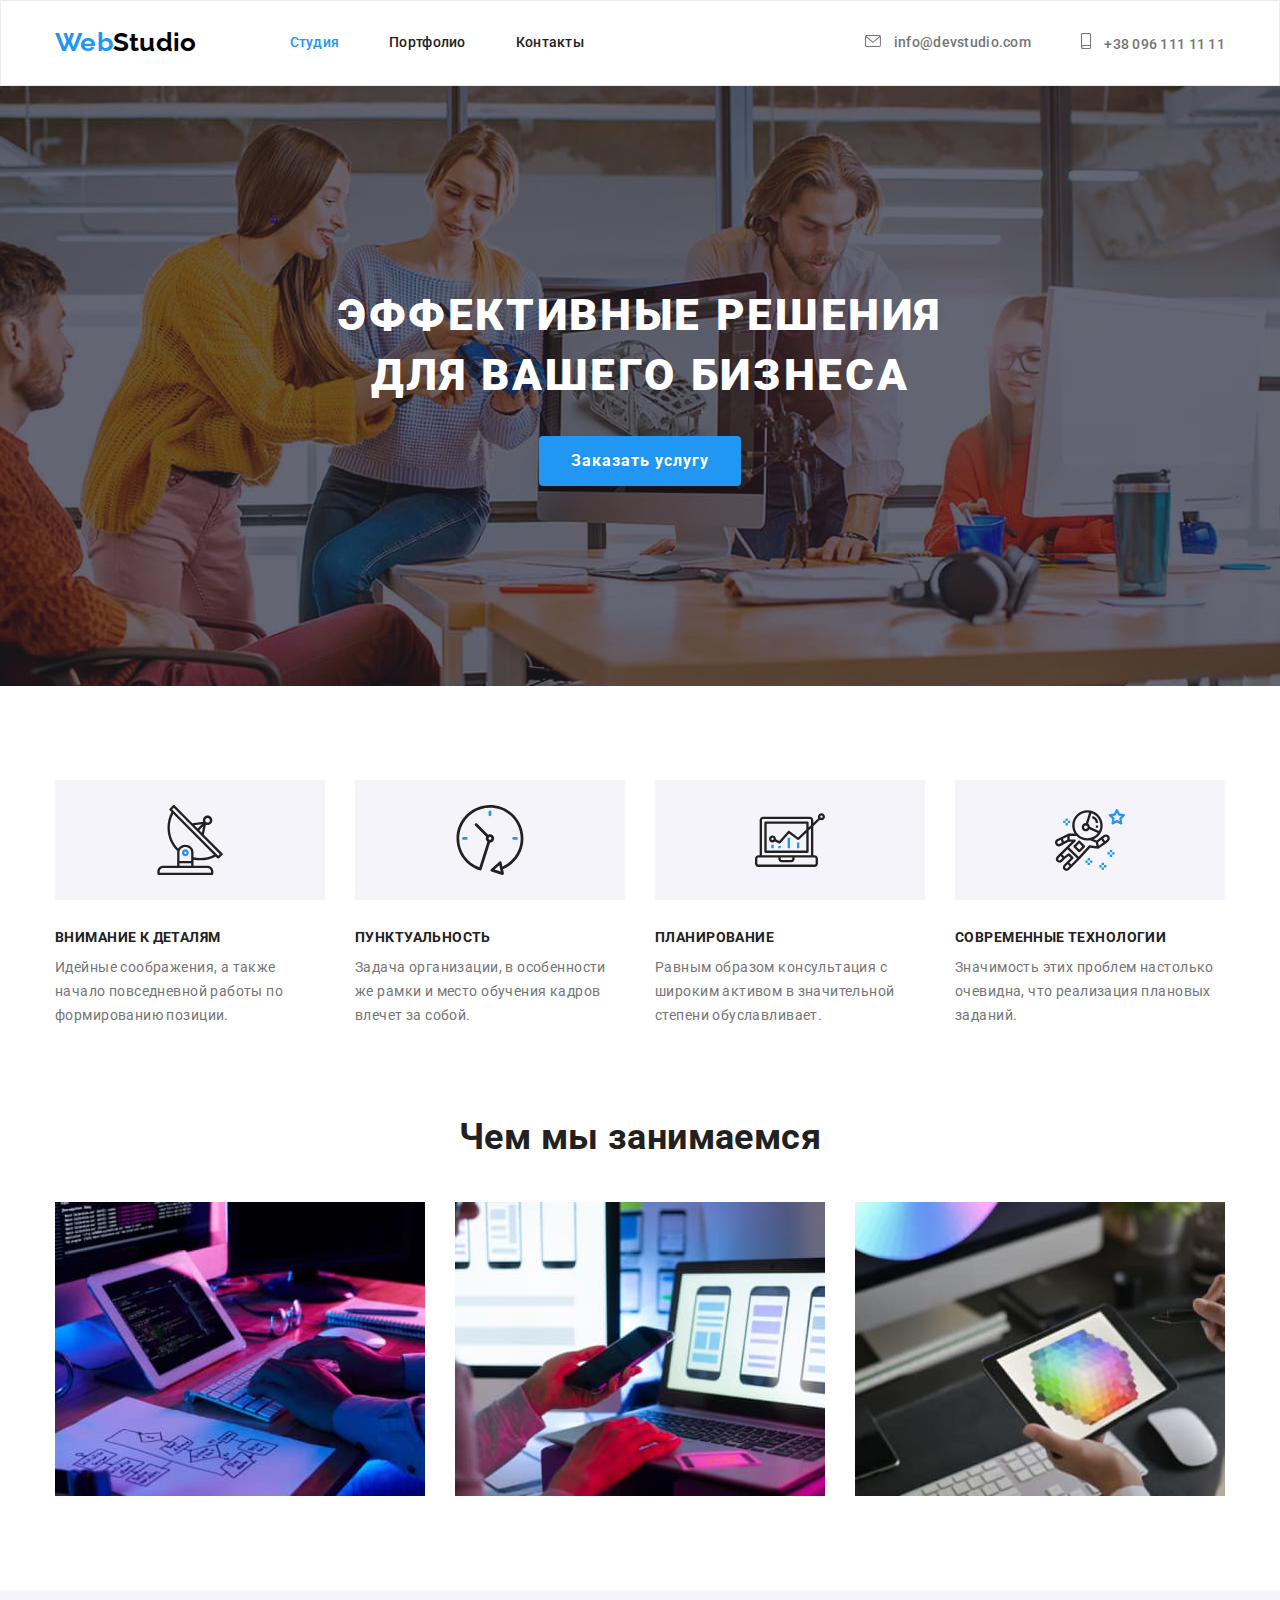
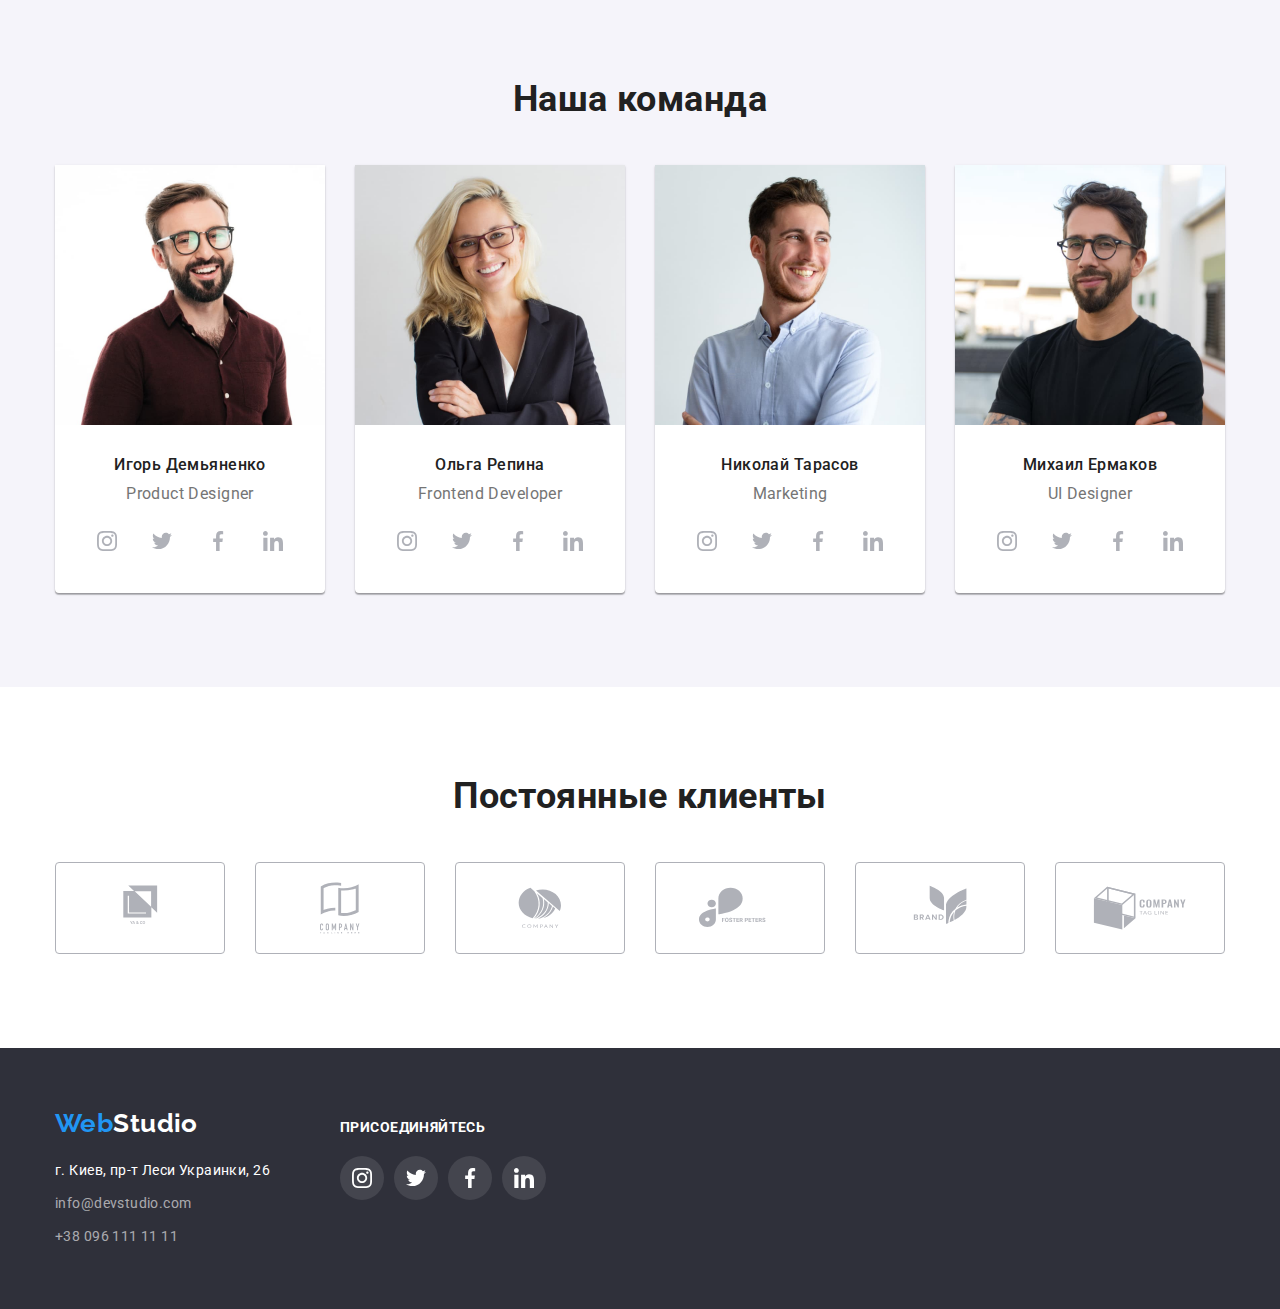
<file: index.html>
<!DOCTYPE html>
<html lang="ru">
  <head>
    <meta charset="UTF-8" />
    <meta http-equiv="X-UA-Compatible" content="IE=edge" />
    <meta name="viewport" content="width=device-width, initial-scale=1.0" />
    <title>Студия</title>
    <link rel="preconnect" href="https://fonts.gstatic.com" />
    <link
      href="https://fonts.googleapis.com/css2?family=Raleway:wght@700&family=Roboto:wght@400;500;700;900&display=swap"
      rel="stylesheet"
    />
    <link
      rel="stylesheet"
      href="https://cdnjs.cloudflare.com/ajax/libs/modern-normalize/1.0.0/modern-normalize.min.css"
    />
    <link rel="stylesheet" href="./css/styles.css" />
  </head>
  <body>
    <!-- Header section -->

    <header class="header page-header">
      <div class="container">
        <a href="./index.html" class="logo logo-top"
          >Web<span class="logo-header-color">Studio</span></a
        >
        <nav class="nav">
          <ul class="menu">
            <li class="menu-item">
              <a href="./index.html" class="link current navigation">Студия</a>
            </li>
            <li class="menu-item">
              <a href="./portfolio.html" class="link navigation">Портфолио</a>
            </li>
            <li class="menu-item">
              <a href="" class="link navigation">Контакты</a>
            </li>
          </ul>
        </nav>
        <ul class="menu contacts-list">
          <li class="menu-item contacts-item">
            <a href="mailto:info@devstudio.com" class="link contacts-link">
              <svg class="contacts-icon" width="16" height="12">
                <use href="./images/svg/icons.svg#envelope"></use>
              </svg>
              info@devstudio.com
            </a>
          </li>
          <li class="menu-item contacts-item">
            <a href="tel:+380961111111" class="link contacts-link">
              <svg class="contacts-icon" width="10" height="16">
                <use href="./images/svg/icons.svg#smartphone"></use>
              </svg>
              +38 096 111 11 11
            </a>
          </li>
        </ul>
      </div>
    </header>
    <main>
      <!-- Hero section -->

      <section class="hero-section section">
        <div class="container">
          <h1 class="hero-title">
            Эффективные решения<br />для вашего бизнеса
          </h1>
          <button type="button" class="hero-button">Заказать услугу</button>
        </div>
      </section>

      <!-- Advantages section -->

      <section class="section">
        <div class="container">
          <h2 class="visually-hidden">Преимущества</h2>
          <ul class="card-set advantages-list">
            <li class="item advantages-item antenna-icons">
              <h3 class="advantages-title">Внимание к деталям</h3>
              <p>
                Идейные соображения, а также начало повседневной работы по
                формированию позиции.
              </p>
            </li>
            <li class="item advantages-item clock-icons">
              <h3 class="advantages-title">Пунктуальность</h3>
              <p>
                Задача организации, в особенности же рамки и место обучения
                кадров влечет за собой.
              </p>
            </li>
            <li class="item advantages-item diagram-icons">
              <h3 class="advantages-title">Планирование</h3>
              <p>
                Равным образом консультация с широким активом в значительной
                степени обуславливает.
              </p>
            </li>
            <li class="item advantages-item astronaut-icons">
              <h3 class="advantages-title">Современные технологии</h3>
              <p>
                Значимость этих проблем настолько очевидна, что реализация
                плановых заданий.
              </p>
            </li>
          </ul>
        </div>
      </section>

      <!-- What we do section -->

      <section class="section-3">
        <div class="container">
          <h2 class="title">Чем мы занимаемся</h2>
          <ul class="card-set">
            <li class="project-item">
              <img
                src="./images/about/img-1.jpg"
                alt="Верстка сайта"
                width="370"
                height="294"
              />
            </li>
            <li class="project-item">
              <img
                src="./images/about/img-2.jpg"
                alt="Создание мобильных приложений"
                width="370"
                height="294"
              />
            </li>
            <li class="project-item">
              <img
                src="./images/about/img-3.jpg"
                alt="Графический дизайн"
                width="370"
                height="294"
              />
            </li>
          </ul>
        </div>
      </section>

      <!-- Team section -->

      <section class="team section">
        <div class="container">
          <h2 class="title">Наша команда</h2>
          <ul class="card-set team-list">
            <li class="item team-item">
              <img
                src="./images/photo/img-1.jpg"
                alt="Игорь Демьяненко"
                width="270"
                height="260"
                class="team-img"
              />
              <div class="team-info">
                <h3 class="team-title">Игорь Демьяненко</h3>
                <p lang="en" class="team-profession">Product Designer</p>
                <ul class="social-icons-list">
                  <li class="social-icons-item">
                    <a href="" class="social-icons-link">
                      <svg class="icons social-icons">
                        <use href="./images/svg/icons.svg#instagram"></use>
                      </svg>
                    </a>
                  </li>
                  <li class="social-icons-item">
                    <a href="" class="social-icons-link">
                      <svg class="icons social-icons">
                        <use href="./images/svg/icons.svg#twitter"></use>
                      </svg>
                    </a>
                  </li>
                  <li class="social-icons-item">
                    <a href="" class="social-icons-link">
                      <svg class="icons social-icons">
                        <use href="./images/svg/icons.svg#facebook"></use>
                      </svg>
                    </a>
                  </li>
                  <li class="social-icons-item">
                    <a href="" class="social-icons-link">
                      <svg class="icons social-icons">
                        <use href="./images/svg/icons.svg#linkedin"></use>
                      </svg>
                    </a>
                  </li>
                </ul>
              </div>
            </li>
            <li class="item team-item">
              <img
                src="./images/photo/img-2.jpg"
                alt="Ольга Репина"
                width="270"
                height="260"
                class="team-img"
              />
              <div class="team-info">
                <h3 class="team-title">Ольга Репина</h3>
                <p lang="en" class="team-profession">Frontend Developer</p>
                <ul class="social-icons-list">
                  <li class="social-icons-item">
                    <a href="" class="social-icons-link">
                      <svg class="icons social-icons">
                        <use href="./images/svg/icons.svg#instagram"></use>
                      </svg>
                    </a>
                  </li>
                  <li class="social-icons-item">
                    <a href="" class="social-icons-link">
                      <svg class="icons social-icons">
                        <use href="./images/svg/icons.svg#twitter"></use>
                      </svg>
                    </a>
                  </li>
                  <li class="social-icons-item">
                    <a href="" class="social-icons-link">
                      <svg class="icons social-icons">
                        <use href="./images/svg/icons.svg#facebook"></use>
                      </svg>
                    </a>
                  </li>
                  <li class="social-icons-item">
                    <a href="" class="social-icons-link">
                      <svg class="icons social-icons">
                        <use href="./images/svg/icons.svg#linkedin"></use>
                      </svg>
                    </a>
                  </li>
                </ul>
              </div>
            </li>
            <li class="item team-item">
              <img
                src="./images/photo/img-3.jpg"
                alt="Николай Тарасов"
                width="270"
                height="260"
                class="team-img"
              />
              <div class="team-info">
                <h3 class="team-title">Николай Тарасов</h3>
                <p lang="en" class="team-profession">Marketing</p>
                <ul class="social-icons-list">
                  <li class="social-icons-item">
                    <a href="" class="social-icons-link">
                      <svg class="icons social-icons">
                        <use href="./images/svg/icons.svg#instagram"></use>
                      </svg>
                    </a>
                  </li>
                  <li class="social-icons-item">
                    <a href="" class="social-icons-link">
                      <svg class="icons social-icons">
                        <use href="./images/svg/icons.svg#twitter"></use>
                      </svg>
                    </a>
                  </li>
                  <li class="social-icons-item">
                    <a href="" class="social-icons-link">
                      <svg class="icons social-icons">
                        <use href="./images/svg/icons.svg#facebook"></use>
                      </svg>
                    </a>
                  </li>
                  <li class="social-icons-item">
                    <a href="" class="social-icons-link">
                      <svg class="icons social-icons">
                        <use href="./images/svg/icons.svg#linkedin"></use>
                      </svg>
                    </a>
                  </li>
                </ul>
              </div>
            </li>
            <li class="item team-item">
              <img
                src="./images/photo/img-4.jpg"
                alt="Михаил Ермаков"
                width="270"
                height="260"
                class="team-img"
              />
              <div class="team-info">
                <h3 class="team-title">Михаил Ермаков</h3>
                <p lang="en" class="team-profession">UI Designer</p>
                <ul class="social-icons-list">
                  <li class="social-icons-item">
                    <a href="" class="social-icons-link">
                      <svg class="icons social-icons">
                        <use href="./images/svg/icons.svg#instagram"></use>
                      </svg>
                    </a>
                  </li>
                  <li class="social-icons-item">
                    <a href="" class="social-icons-link">
                      <svg class="icons social-icons">
                        <use href="./images/svg/icons.svg#twitter"></use>
                      </svg>
                    </a>
                  </li>
                  <li class="social-icons-item">
                    <a href="" class="social-icons-link">
                      <svg class="icons social-icons">
                        <use href="./images/svg/icons.svg#facebook"></use>
                      </svg>
                    </a>
                  </li>
                  <li class="social-icons-item">
                    <a href="" class="social-icons-link">
                      <svg class="icons social-icons">
                        <use href="./images/svg/icons.svg#linkedin"></use>
                      </svg>
                    </a>
                  </li>
                </ul>
              </div>
            </li>
          </ul>
        </div>
      </section>

      <!-- Regular customers -->

      <section class="section regular-customers-section">
        <div class="container">
          <h2 class="title regular-customers-title">Постоянные клиенты</h2>
          <ul class="card-set regular-customers-list">
            <li class="regular-customers-item">
              <a href="" class="regular-customers-icons-link">
                <svg
                  class="icons regular-customers-icons"
                  width="41"
                  height="46.7"
                >
                  <use href="./images/svg/icons.svg#group-1"></use>
                </svg>
              </a>
            </li>
            <li class="regular-customers-item">
              <a href="" class="regular-customers-icons-link">
                <svg
                  class="icons regular-customers-icons"
                  width="40"
                  height="52"
                >
                  <use href="./images/svg/icons.svg#group-2"></use>
                </svg>
              </a>
            </li>
            <li class="regular-customers-item">
              <a href="" class="regular-customers-icons-link">
                <svg
                  class="icons regular-customers-icons"
                  width="43.46"
                  height="41.18"
                >
                  <use href="./images/svg/icons.svg#group-3"></use>
                </svg>
              </a>
            </li>
            <li class="regular-customers-item">
              <a href="" class="regular-customers-icons-link">
                <svg
                  class="icons regular-customers-icons"
                  width="84.44"
                  height="40.62"
                >
                  <use href="./images/svg/icons.svg#group-4"></use>
                </svg>
              </a>
            </li>
            <li class="regular-customers-item">
              <a href="" class="regular-customers-icons-link">
                <svg
                  class="icons regular-customers-icons"
                  width="62.54"
                  height="45.43"
                >
                  <use href="./images/svg/icons.svg#group-5"></use>
                </svg>
              </a>
            </li>
            <li class="regular-customers-item">
              <a href="" class="regular-customers-icons-link">
                <svg
                  class="icons regular-customers-icons"
                  width="93.79"
                  height="43.93"
                >
                  <use href="./images/svg/icons.svg#group-6"></use>
                </svg>
              </a>
            </li>
          </ul>
        </div>
      </section>
    </main>

    <!-- Footer section -->

    <footer class="footer">
      <div class="container footer-general">
        <div class="footer-address">
          <a href="./index.html" class="logo"
            >Web<span class="logo-footer-color">Studio</span></a
          >
          <address class="address">
            <ul class="address-list">
              <li class="address-li">
                <a
                  href="https://goo.gl/maps/4hdRqtxyMGTuhaW96"
                  target="_blank"
                  rel="noopener noreferrel"
                  class="link address-link"
                  >г. Киев, пр-т Леси Украинки, 26
                </a>
              </li>
              <li class="address-li">
                <a href="mailto:info@devstudio.com" class="link footer-contacts"
                  >info@devstudio.com</a
                >
              </li>
              <li class="address-li">
                <a href="tel:+380961111111" class="link footer-contacts"
                  >+38 096 111 11 11</a
                >
              </li>
            </ul>
          </address>
        </div>
        <div class="footer-social">
          <h3 class="footer-social-title">присоединяйтесь</h3>
          <ul class="footer-social-icons-list">
            <li class="footer-social-icons-item">
              <a href="" class="footer-social-icons-link">
                <svg class="footer-social-icons">
                  <use href="./images/svg/icons.svg#instagram"></use>
                </svg>
              </a>
            </li>
            <li class="footer-social-icons-item">
              <a href="" class="footer-social-icons-link">
                <svg class="footer-social-icons">
                  <use href="./images/svg/icons.svg#twitter"></use>
                </svg>
              </a>
            </li>
            <li class="footer-social-icons-item">
              <a href="" class="footer-social-icons-link">
                <svg class="footer-social-icons">
                  <use href="./images/svg/icons.svg#facebook"></use>
                </svg>
              </a>
            </li>
            <li class="footer-social-icons-item">
              <a href="" class="footer-social-icons-link">
                <svg class="footer-social-icons">
                  <use href="./images/svg/icons.svg#linkedin"></use>
                </svg>
              </a>
            </li>
          </ul>
        </div>
      </div>
    </footer>
  </body>
</html>
</file>
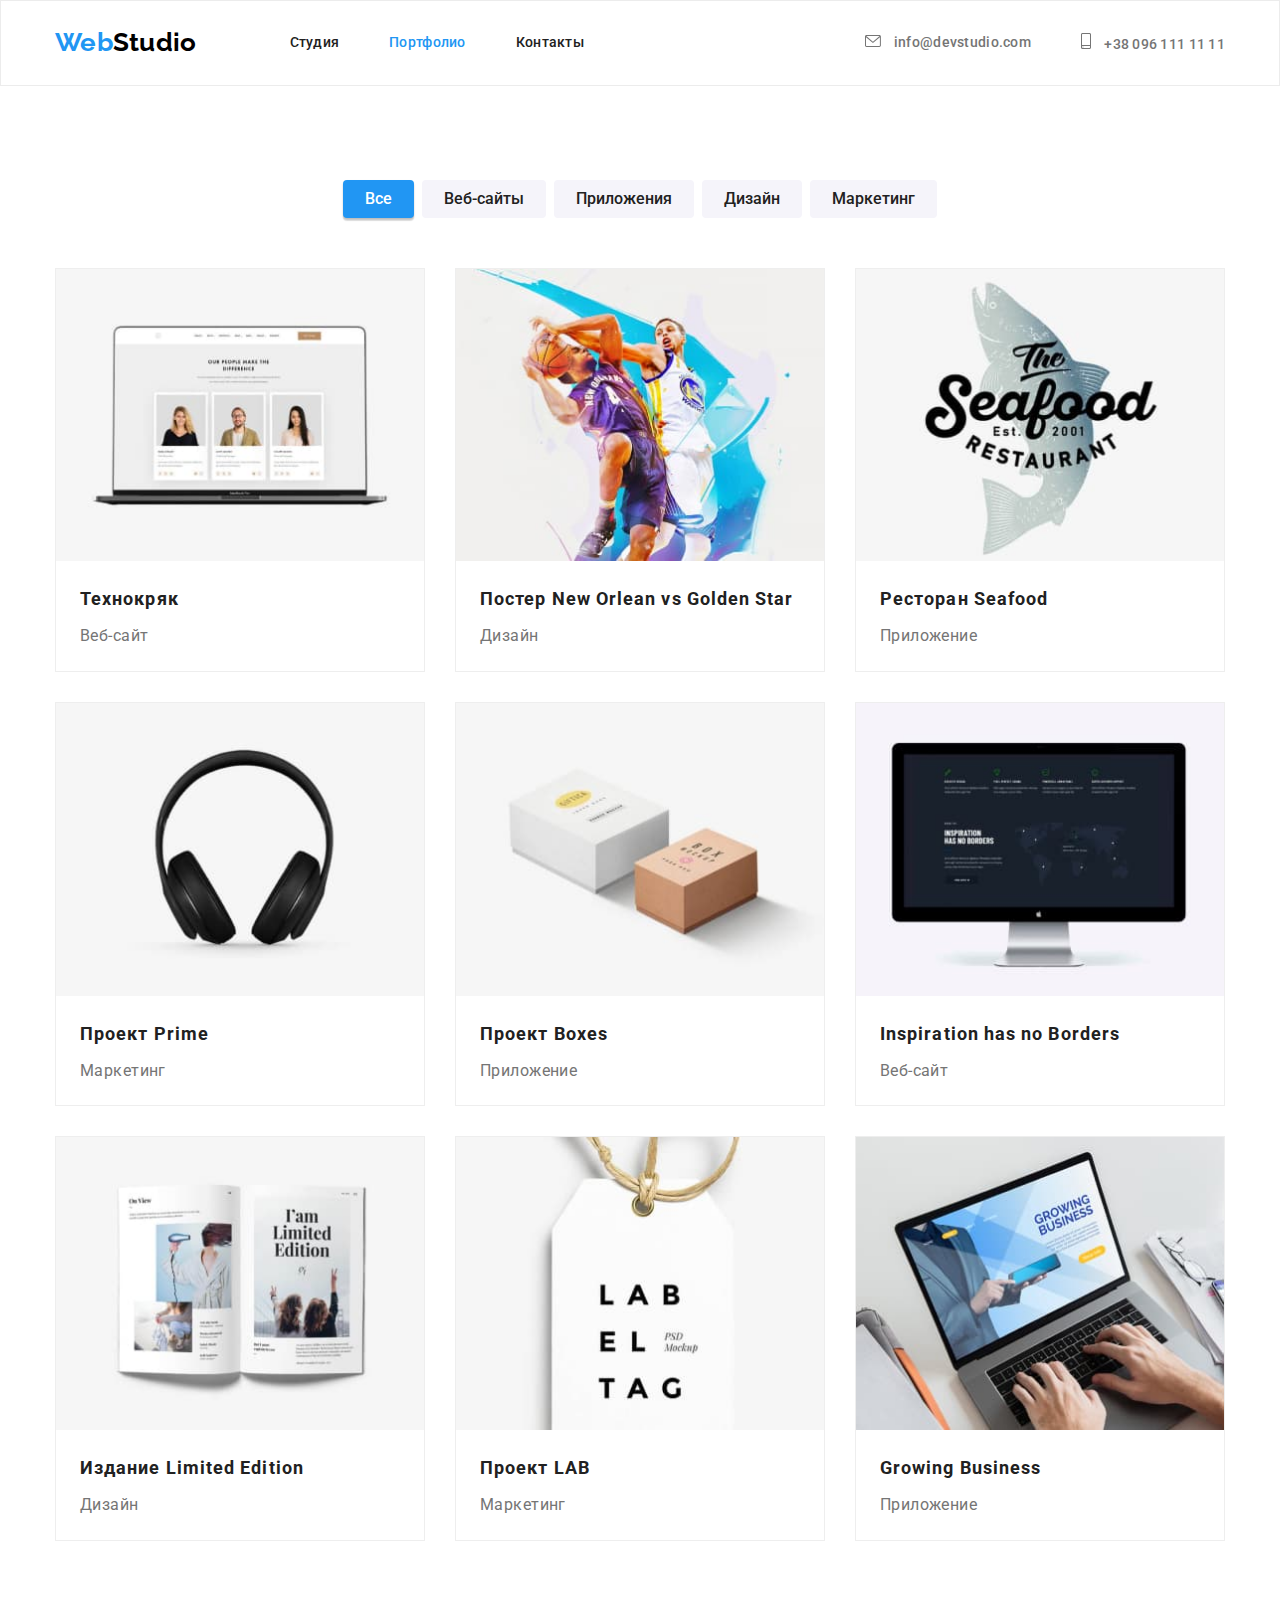
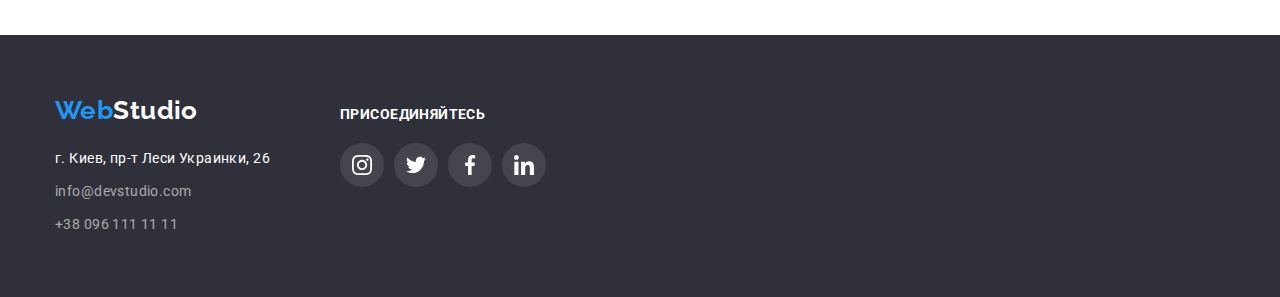
<file: portfolio.html>
<!DOCTYPE html>
<html lang="ru">
  <head>
    <meta charset="UTF-8" />
    <meta http-equiv="X-UA-Compatible" content="IE=edge" />
    <meta name="viewport" content="width=device-width, initial-scale=1.0" />
    <title>Студия</title>
    <link rel="preconnect" href="https://fonts.gstatic.com" />
    <link
      href="https://fonts.googleapis.com/css2?family=Raleway:wght@700&family=Roboto:wght@400;500;700;900&display=swap"
      rel="stylesheet"
    />
    <link
      rel="stylesheet"
      href="https://cdnjs.cloudflare.com/ajax/libs/modern-normalize/1.0.0/modern-normalize.min.css"
    />
    <link rel="stylesheet" href="./css/styles.css" />
  </head>
  <body>
    <!-- Header section -->

    <header class="header page-header">
      <div class="container">
        <a href="./index.html" class="logo logo-top"
          >Web<span class="logo-header-color">Studio</span></a
        >
        <nav class="nav">
          <ul class="menu">
            <li class="menu-item">
              <a href="./index.html" class="link navigation">Студия</a>
            </li>
            <li class="menu-item">
              <a href="./portfolio.html" class="link current navigation"
                >Портфолио</a
              >
            </li>
            <li class="menu-item">
              <a href="" class="link navigation">Контакты</a>
            </li>
          </ul>
        </nav>
        <ul class="menu contacts-list">
          <li class="menu-item contacts-item">
            <a href="mailto:info@devstudio.com" class="link contacts-link">
              <svg class="contacts-icon" width="16" height="12">
                <use href="./images/svg/icons.svg#envelope"></use>
              </svg>
              info@devstudio.com
            </a>
          </li>
          <li class="menu-item contacts-item">
            <a href="tel:+380961111111" class="link contacts-link">
              <svg class="contacts-icon" width="10" height="16">
                <use href="./images/svg/icons.svg#smartphone"></use>
              </svg>
              +38 096 111 11 11
            </a>
          </li>
        </ul>
      </div>
    </header>
    <main>
      <!-- Project section -->

      <section class="section">
        <div class="container">
          <h1 class="visually-hidden">Фильтры</h1>
          <ul class="project-list">
            <li class="project-button">
              <button type="button" class="button button-active">Все</button>
            </li>
            <li class="project-button">
              <button type="button" class="button">Веб-сайты</button>
            </li>
            <li class="project-button">
              <button type="button" class="button">Приложения</button>
            </li>
            <li class="project-button">
              <button type="button" class="button">Дизайн</button>
            </li>
            <li class="project-button">
              <button type="button" class="button">Маркетинг</button>
            </li>
          </ul>
          <ul class="card-set">
            <li class="project-item sample-project-item">
              <a href="" class="project-link">
                <img
                  src="./images/portfolio/img-1.jpg"
                  alt="Технокряк"
                  width="370"
                  height="294"
                  class="project-img"
                />
                <div class="project-text">
                  <h2 class="project-title">Технокряк</h2>
                  <p class="category">Веб-сайт</p>
                </div></a
              >
            </li>
            <li class="project-item sample-project-item">
              <a href="" class="project-link">
                <img
                  src="./images/portfolio/img-2.jpg"
                  alt="Постер New Orlean vs Golden Star"
                  width="370"
                  height="294"
                  class="project-img"
                />
                <div class="project-text">
                  <h2 class="project-title">
                    Постер New Orlean vs Golden Star
                  </h2>
                  <p class="category">Дизайн</p>
                </div></a
              >
            </li>
            <li class="project-item sample-project-item">
              <a href="" class="project-link">
                <img
                  src="./images/portfolio/img-3.jpg"
                  alt="Ресторан Seafood"
                  width="370"
                  height="294"
                  class="project-img"
                />
                <div class="project-text">
                  <h2 class="project-title">Ресторан Seafood</h2>
                  <p class="category">Приложение</p>
                </div></a
              >
            </li>
            <li class="project-item sample-project-item">
              <a href="" class="project-link">
                <img
                  src="./images/portfolio/img-4.jpg"
                  alt="Проект Prime"
                  width="370"
                  height="294"
                  class="project-img"
                />
                <div class="project-text">
                  <h2 class="project-title">Проект Prime</h2>
                  <p class="category">Маркетинг</p>
                </div></a
              >
            </li>
            <li class="project-item sample-project-item">
              <a href="" class="project-link">
                <img
                  src="./images/portfolio/img-5.jpg"
                  alt="Проект Boxes"
                  width="370"
                  height="294"
                  class="project-img"
                />
                <div class="project-text">
                  <h2 class="project-title">Проект Boxes</h2>
                  <p class="category">Приложение</p>
                </div></a
              >
            </li>
            <li class="project-item sample-project-item">
              <a href="" class="project-link">
                <img
                  src="./images/portfolio/img-6.jpg"
                  alt="Inspiration has no Borders"
                  width="370"
                  height="294"
                  class="project-img"
                />
                <div class="project-text">
                  <h2 class="project-title">Inspiration has no Borders</h2>
                  <p class="category">Веб-сайт</p>
                </div></a
              >
            </li>
            <li class="project-item sample-project-item">
              <a href="" class="project-link">
                <img
                  src="./images/portfolio/img-7.jpg"
                  alt="Издание Limited Edition"
                  width="370"
                  height="294"
                  class="project-img"
                />
                <div class="project-text">
                  <h2 class="project-title">Издание Limited Edition</h2>
                  <p class="category">Дизайн</p>
                </div></a
              >
            </li>
            <li class="project-item sample-project-item">
              <a href="" class="project-link">
                <img
                  src="./images/portfolio/img-8.jpg"
                  alt="Проект LAB"
                  width="370"
                  height="294"
                  class="project-img"
                />
                <div class="project-text">
                  <h2 class="project-title">Проект LAB</h2>
                  <p class="category">Маркетинг</p>
                </div></a
              >
            </li>
            <li class="project-item sample-project-item">
              <a href="" class="project-link">
                <img
                  src="./images/portfolio/img-9.jpg"
                  alt="Growing Business"
                  width="370"
                  height="294"
                  class="project-img"
                />
                <div class="project-text">
                  <h2 class="project-title">Growing Business</h2>
                  <p class="category">Приложение</p>
                </div></a
              >
            </li>
          </ul>
        </div>
      </section>
    </main>

    <!-- Footer section -->

    <footer class="footer">
      <div class="container footer-general">
        <div class="footer-address">
          <a href="./index.html" class="logo"
            >Web<span class="logo-footer-color">Studio</span></a
          >
          <address class="address">
            <ul class="address-list">
              <li class="address-li">
                <a
                  href="https://goo.gl/maps/4hdRqtxyMGTuhaW96"
                  target="_blank"
                  rel="noopener noreferrel"
                  class="link address-link"
                  >г. Киев, пр-т Леси Украинки, 26
                </a>
              </li>
              <li class="address-li">
                <a href="mailto:info@devstudio.com" class="link footer-contacts"
                  >info@devstudio.com</a
                >
              </li>
              <li class="address-li">
                <a href="tel:+380961111111" class="link footer-contacts"
                  >+38 096 111 11 11</a
                >
              </li>
            </ul>
          </address>
        </div>
        <div class="footer-social">
          <h3 class="footer-social-title">присоединяйтесь</h3>
          <ul class="footer-social-icons-list">
            <li class="footer-social-icons-item">
              <a href="" class="footer-social-icons-link">
                <svg class="footer-social-icons">
                  <use href="./images/svg/icons.svg#instagram"></use>
                </svg>
              </a>
            </li>
            <li class="footer-social-icons-item">
              <a href="" class="footer-social-icons-link">
                <svg class="footer-social-icons">
                  <use href="./images/svg/icons.svg#twitter"></use>
                </svg>
              </a>
            </li>
            <li class="footer-social-icons-item">
              <a href="" class="footer-social-icons-link">
                <svg class="footer-social-icons">
                  <use href="./images/svg/icons.svg#facebook"></use>
                </svg>
              </a>
            </li>
            <li class="footer-social-icons-item">
              <a href="" class="footer-social-icons-link">
                <svg class="footer-social-icons">
                  <use href="./images/svg/icons.svg#linkedin"></use>
                </svg>
              </a>
            </li>
          </ul>
        </div>
      </div>
    </footer>
  </body>
</html>
</file>
<file: css/styles.css>
:root {
  --main-text-color: #757575;
  --title-text-color: #212121;
  --accent-text-color: #2196f3;
  --alt-text-color: #ffffff;
  --header-logo-text-color: #000000;
  --footer-contacts-text-color: rgba(255, 255, 255, 0.6);

  --dark-background-color: #2f303a;
  --alt-background-color: #f5f4fa;

  --icons-color: #afb1b8;

  --main-font: "Roboto", sans-serif;
  --logo-font: "Raleway", sans-serif;
}

/* General */

html {
  box-sizing: border-box;
}

*,
*::before,
*::after {
  box-sizing: inherit;
}

body {
  font-family: var(--main-font);
  font-weight: 400;
  font-size: 14px;
  line-height: 1.71;
  letter-spacing: 0.03em;
  color: var(--main-text-color);
  background-color: var(--alt-text-color);
}

h1,
h2,
h3,
h5,
h6,
p,
ul {
  margin-top: 0;
  margin-bottom: 0;
}

.container {
  width: 1200px;
  padding-left: 15px;
  padding-right: 15px;
  margin-left: auto;
  margin-right: auto;
}

img {
  display: block;
  max-width: 100%;
  height: auto;
}

.link {
  text-decoration: none;
  color: inherit;
}

.link:hover,
.link:focus {
  color: var(--accent-text-color);
}

.link.current {
  color: var(--accent-text-color);
}

ul {
  margin: 0;
  padding-left: 0;
  list-style: none;
}

.button {
  font-size: 16px;
  text-align: center;
  align-items: center;
  cursor: pointer;
  border: none;
  border-radius: 4px;
}

.button:hover,
.button:focus {
  color: var(--alt-text-color);
  background-color: var(--accent-text-color);
  box-shadow: 0px 3px 1px rgba(0, 0, 0, 0.1), 0px 1px 2px rgba(0, 0, 0, 0.08),
    0px 2px 2px rgba(0, 0, 0, 0.12);
}

.logo {
  font-family: var(--logo-font);
  font-weight: 700;
  font-size: 26px;
  line-height: 1.19;
  color: var(--accent-text-color);
  text-decoration: none;
}

.title {
  font-weight: 700;
  font-size: 36px;
  line-height: 0.85;
  text-align: center;
  color: var(--title-text-color);
  margin-bottom: 50px;
}

.section {
  padding-top: 94px;
  padding-bottom: 94px;
}

.card-set {
  display: flex;
  flex-wrap: wrap;
  margin-left: -30px;
  margin-top: -30px;
}

.item {
  margin-left: 30px;
  margin-top: 30px;
  flex-basis: calc((100% - 120px) / 4);
}

.project-item {
  margin-left: 30px;
  margin-top: 30px;
  flex-basis: calc((100% - 90px) / 3);
}

.icons {
  fill: var(--icons-color);
}

/* Hidden */

.visually-hidden {
  position: absolute !important;
  clip: rect(1px 1px 1px 1px);
  clip: rect(1px, 1px, 1px, 1px);
  padding: 0 !important;
  border: 0 !important;
  height: 1px !important;
  width: 1px !important;
  overflow: hidden;
}

/* Header section */

.logo-top,
.logo-header-color {
  padding-top: 24px;
  padding-bottom: 25px;
}

.menu-item .link {
  display: block;
  padding-top: 32px;
  padding-bottom: 32px;
}

.page-header .container {
  display: flex;
  align-items: center;
}

.header {
  font-weight: 500;
  font-size: 14px;
  line-height: 1.14;
  letter-spacing: 0.02em;
  border: 1px solid #ececec;
  background-color: var(--alt-text-color);
}

.logo-top {
  margin-right: 93px;
}

.logo-header-color {
  color: var(--header-logo-text-color);
}

.nav {
  margin-right: auto;
}

.menu {
  display: flex;
}

.menu-item:not(:last-child) {
  margin-right: 50px;
}

.navigation {
  color: var(--title-text-color);
}

.contacts-item {
  display: inline-flex;
  align-items: center;
}

.contacts-icon {
  fill: currentColor;
  margin-right: 10px;
}

/* Hero section */

.hero-section {
  background-color: var(--dark-background-color);
  padding-top: 200px;
  padding-bottom: 200px;
  background-image: linear-gradient(
      to right,
      rgba(47, 48, 58, 0.4),
      rgba(47, 48, 58, 0.4)
    ),
    url(../images/img-hero-bg.jpg);
  background-size: cover;
  background-position: center;
  background-repeat: no-repeat;
  max-width: 1600px;
  height: 600px;
  margin-left: auto;
  margin-right: auto;
}

.hero-title {
  margin-bottom: 30px;
  font-weight: 900;
  font-size: 44px;
  line-height: 1.36;
  text-align: center;
  letter-spacing: 0.06em;
  text-transform: uppercase;
  color: var(--alt-text-color);
}

.hero-button {
  font-weight: 700;
  font-size: 16px;
  line-height: 1.87;
  display: flex;
  align-items: center;
  text-align: center;
  letter-spacing: 0.06em;
  color: var(--alt-text-color);
  background-color: var(--accent-text-color);
  box-shadow: 0px 4px 4px rgba(0, 0, 0, 0.15);
  border-radius: 4px;
  cursor: pointer;
  padding: 10px 32px;
  border: none;
  margin-left: auto;
  margin-right: auto;
}

/* Advantages section */

.advantages-title {
  margin-top: 30px;
  margin-bottom: 10px;
  font-weight: 700;
  font-size: 14px;
  line-height: 1.14;
  text-transform: uppercase;
  color: var(--title-text-color);
}

.advantages-item::before {
  display: block;
  content: "";
  height: 120px;
  background-size: 70px;
  background-repeat: no-repeat;
  background-position: center;
  background-color: var(--alt-background-color);
}

.antenna-icons::before {
  background-image: url("../images/svg/antenna.svg");
}

.clock-icons::before {
  background-image: url("../images/svg/clock.svg");
}

.diagram-icons::before {
  background-image: url("../images/svg/diagram.svg");
}

.astronaut-icons::before {
  background-image: url("../images/svg/astronaut.svg");
}

/* What we do section */

.section-3 {
  padding-bottom: 94px;
}

/* Team section */

.team {
  background-color: var(--alt-background-color);
}

.team-img {
}

.team-title {
  font-size: 16px;
  line-height: 1.19;
  font-weight: 500;
  text-align: center;
  color: var(--title-text-color);
  margin-bottom: 10px;
}

.team-profession {
  font-size: 16px;
  line-height: 1.19;
  text-align: center;
  margin-bottom: 16px;
}

.team-list {
}

.team-info {
  padding: 30px;
}

.team-item {
  background: var(--alt-text-color);
  box-shadow: 0px 1px 3px rgba(0, 0, 0, 0.12), 0px 1px 1px rgba(0, 0, 0, 0.14),
    0px 2px 1px rgba(0, 0, 0, 0.2);
  border-radius: 0px 0px 4px 4px;
}

.social-icons-list {
  display: flex;
  align-items: center;
  justify-content: space-between;
}

.social-icons-item:not(:last-child) {
  margin-right: 10px;
}

.social-icons-link {
  display: flex;
  justify-content: center;
  align-items: center;
  width: 44px;
  height: 44px;
  border-radius: 50%;
  background-color: var(--alt-text-color);
}

.social-icons-link:hover .social-icons,
.social-icons-link:focus .social-icons {
  fill: var(--alt-text-color);
}

.social-icons-link:hover,
.social-icons-link:focus {
  background-color: var(--accent-text-color);
}

.social-icons {
  width: 20px;
  height: 20px;
}

/* Regular customers */

.regular-customers-title {
  margin-bottom: 50px;
}

.regular-customers-icons-link {
  display: flex;
  justify-content: center;
  align-items: center;
  width: 170px;
  height: 92px;
  border: 1px solid #afb1b8;
  box-sizing: border-box;
  border-radius: 4px;
}

.regular-customers-item {
  margin-left: 30px;
  margin-top: 30px;
  flex-basis: calc((100% - 180px) / 6);
}

.regular-customers-icons-link:hover .regular-customers-icons,
.regular-customers-icons-link:focus .regular-customers-icons {
  fill: var(--accent-text-color);
}

.regular-customers-icons-link:hover,
.regular-customers-icons-link:focus {
  border-color: var(--accent-text-color);
}

/* Project section */

.button {
  font-weight: 500;
  font-size: 16px;
  line-height: 1.62;
  text-align: center;
  color: var(--title-text-color);
  background-color: var(--alt-background-color);
  cursor: pointer;
  padding: 6px 22px;
  border: none;
}

.button-active {
  color: var(--alt-text-color);
  background-color: var(--accent-text-color);
  box-shadow: 0px 3px 1px rgba(0, 0, 0, 0.1), 0px 1px 2px rgba(0, 0, 0, 0.08),
    0px 2px 2px rgba(0, 0, 0, 0.12);
}

.project-text {
  padding: 20px 24px;
}

.project-title {
  font-weight: 700;
  font-size: 18px;
  line-height: 2;
  letter-spacing: 0.06em;
  color: var(--title-text-color);
  margin-bottom: 4px;
}

.category {
  font-size: 16px;
  line-height: 1.87;
}

.project-list {
  margin-bottom: 50px;
  display: flex;
  justify-content: center;
}

.project-button:not(:last-child) {
  margin-right: 8px;
}

.project-link {
  text-decoration: none;
  color: inherit;
  display: block;
}

.sample-project-item {
  border: 1px solid #eeeeee;
}

.project-link:hover,
.project-link:focus {
  box-shadow: 0px 1px 1px rgba(0, 0, 0, 0.12), 0px 4px 4px rgba(0, 0, 0, 0.06),
    1px 4px 6px rgba(0, 0, 0, 0.16);
}

.project-img {
}

/*Footer section*/

.footer {
  background-color: var(--dark-background-color);
  padding-top: 60px;
  padding-bottom: 60px;
}

.footer-general {
  display: flex;
  align-items: baseline;
}

.logo-footer-color {
  color: var(--alt-text-color);
}

.address {
  display: flex;
  font-style: inherit;
  margin-top: 20px;
}

.address-link {
  color: var(--alt-text-color);
}

.footer-contacts {
  color: var(--footer-contacts-text-color);
}

.address-list .address-li:not(:last-child) {
  margin-bottom: 9px;
}

.footer-social {
  margin-left: 70px;
}

.footer-social-title {
  margin-bottom: 20px;
  font-weight: 700;
  font-size: 14px;
  line-height: 1.14;
  text-transform: uppercase;
  color: var(--alt-text-color);
}

.footer-social-icons-list {
  display: flex;
  align-items: center;
  justify-content: space-between;
}

.footer-social-icons-item:not(:last-child) {
  margin-right: 10px;
}

.footer-social-icons-link {
  display: flex;
  justify-content: center;
  align-items: center;
  width: 44px;
  height: 44px;
  border-radius: 50%;
  background-color: rgba(255, 255, 255, 0.1);
}

.footer-social-icons-link:hover .social-icons,
.footer-social-icons-link:focus .social-icons {
  fill: var(--alt-text-color);
}

.footer-social-icons-link:hover,
.footer-social-icons-link:focus {
  background-color: var(--accent-text-color);
}

.footer-social-icons {
  width: 20px;
  height: 20px;
  fill: var(--alt-text-color);
}
</file>
